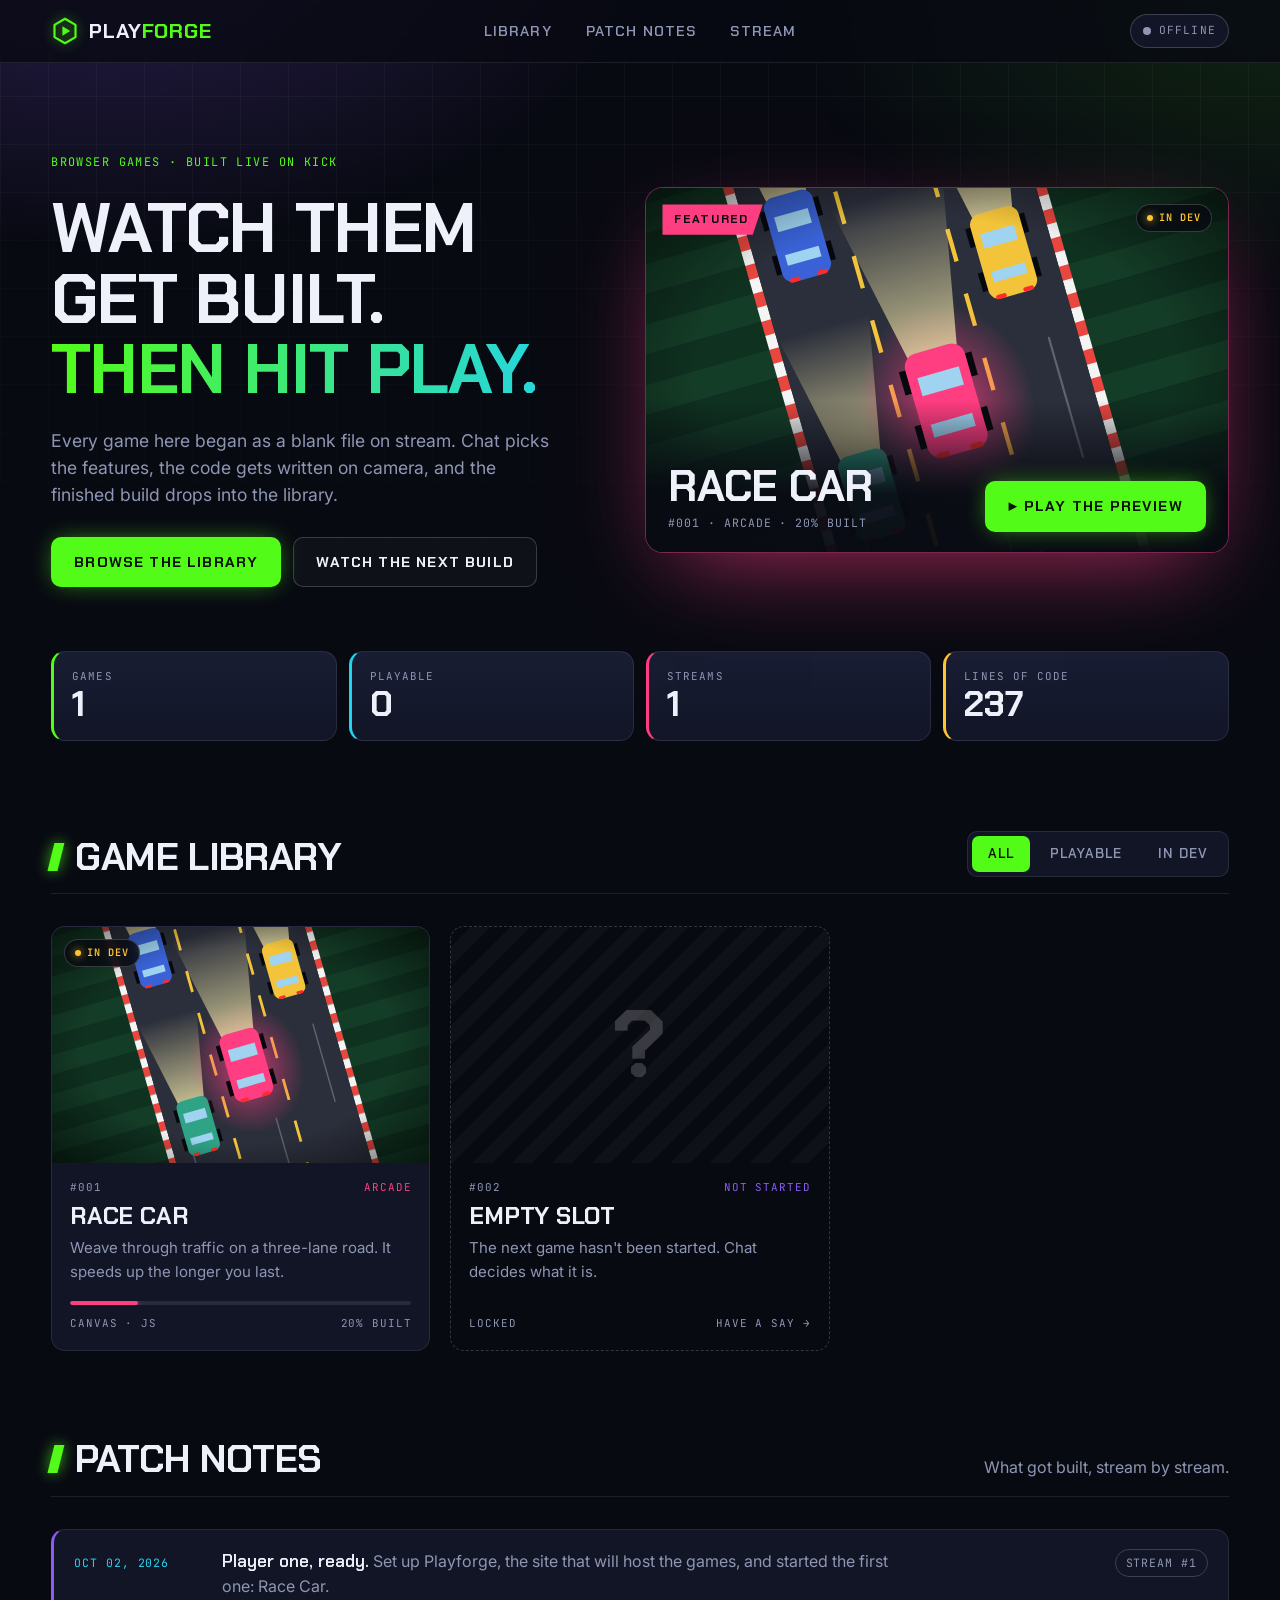
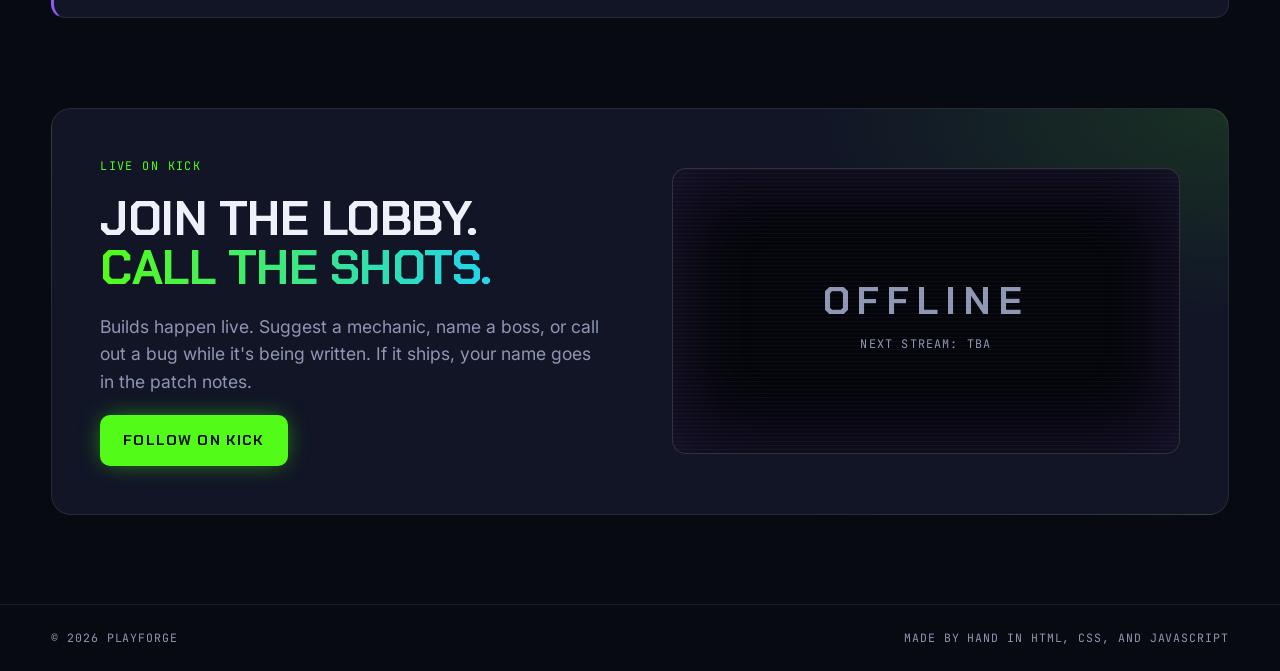
<file: index.html>
<!doctype html>
<html lang="en">
<head>
  <meta charset="utf-8">
  <meta name="viewport" content="width=device-width, initial-scale=1, viewport-fit=cover">
  <title>Playforge</title>
  <meta name="description" content="Browser games built live on Kick. Watch them get made, then play them here.">
  <meta name="theme-color" content="#080a12">
  <link rel="icon" href="data:image/svg+xml,%3Csvg xmlns='http://www.w3.org/2000/svg' viewBox='0 0 32 32'%3E%3Cpath d='M16 2l12 7v14l-12 7-12-7V9z' fill='%23080a12' stroke='%2353fc18' stroke-width='2.5'/%3E%3Cpath d='M13 10.5l9 5.5-9 5.5z' fill='%2353fc18'/%3E%3C/svg%3E">
  <link rel="preconnect" href="https://fonts.googleapis.com">
  <link rel="preconnect" href="https://fonts.gstatic.com" crossorigin>
  <link rel="stylesheet" href="https://fonts.googleapis.com/css2?family=Chakra+Petch:wght@500;600;700&family=Inter:wght@400;500;600&family=JetBrains+Mono:wght@400;600&display=swap">
  <link rel="stylesheet" href="css/style.css">
</head>
<body>
  <a class="skip" href="#games">Skip to games</a>

  <header class="topbar">
    <a href="#top" class="logo" aria-label="Playforge home">
      <svg class="logo-mark" viewBox="0 0 32 32" aria-hidden="true">
        <path d="M16 2l12 7v14l-12 7-12-7V9z" fill="none" stroke="currentColor" stroke-width="2.5" stroke-linejoin="round"/>
        <path d="M13 10.5l9 5.5-9 5.5z" fill="currentColor"/>
      </svg>
      <span>Play<b>forge</b></span>
    </a>
    <nav class="nav" aria-label="Site">
      <a href="#games">Library</a>
      <a href="#log">Patch notes</a>
      <a href="#stream">Stream</a>
    </nav>
    <a class="status" href="#stream" id="live-status">
      <span class="status-dot" aria-hidden="true"></span>
      <span class="status-text">Offline</span>
    </a>
  </header>

  <main id="top">
    <!-- HERO -->
    <section class="hero wrap">
      <div class="hero-copy">
        <p class="kicker">Browser games · built live on Kick</p>
        <h1 class="display">
          Watch them get built.
          <span class="glow-text">Then hit play.</span>
        </h1>
        <p class="lede">
          Every game here began as a blank file on stream. Chat picks the features,
          the code gets written on camera, and the finished build drops into the library.
        </p>
        <div class="hero-actions">
          <a href="#games" class="btn btn-primary">Browse the library</a>
          <a href="#stream" class="btn btn-ghost">Watch the next build</a>
        </div>
      </div>

      <!-- Featured game, filled in by js/main.js -->
      <div id="featured"></div>
    </section>

    <dl class="hud wrap" aria-label="Studio stats">
      <div><dt>Games</dt><dd id="stat-games">0</dd></div>
      <div><dt>Playable</dt><dd id="stat-playable">0</dd></div>
      <div><dt>Streams</dt><dd id="stat-streams">0</dd></div>
      <div><dt>Lines of code</dt><dd id="stat-loc">0</dd></div>
    </dl>

    <!-- LIBRARY -->
    <section id="games" class="section wrap">
      <header class="section-head">
        <h2 class="display">Game library</h2>
        <div class="filters" role="group" aria-label="Filter games">
          <button class="filter is-active" data-filter="all">All</button>
          <button class="filter" data-filter="playable">Playable</button>
          <button class="filter" data-filter="dev">In dev</button>
        </div>
      </header>
      <div id="game-grid" class="cards"></div>
    </section>

    <!-- PATCH NOTES -->
    <section id="log" class="section wrap">
      <header class="section-head">
        <h2 class="display">Patch notes</h2>
        <p class="section-note">What got built, stream by stream.</p>
      </header>
      <ol id="log-list" class="log"></ol>
    </section>

    <!-- STREAM -->
    <section id="stream" class="section wrap">
      <div class="stream">
        <div class="stream-copy">
          <p class="kicker">Live on Kick</p>
          <h2 class="display">Join the lobby. <span class="glow-text">Call the shots.</span></h2>
          <p class="lede">
            Builds happen live. Suggest a mechanic, name a boss, or call out a bug
            while it's being written. If it ships, your name goes in the patch notes.
          </p>
          <a href="https://kick.com/" target="_blank" rel="noopener" class="btn btn-primary">Follow on Kick</a>
        </div>
        <div class="screen" aria-hidden="true">
          <p class="screen-text">OFFLINE<br><span>next stream: TBA</span></p>
        </div>
      </div>
    </section>
  </main>

  <footer class="foot wrap">
    <span>© <span id="year"></span> Playforge</span>
    <span>Made by hand in HTML, CSS, and JavaScript</span>
  </footer>

  <script src="js/main.js"></script>
</body>
</html>
</file>
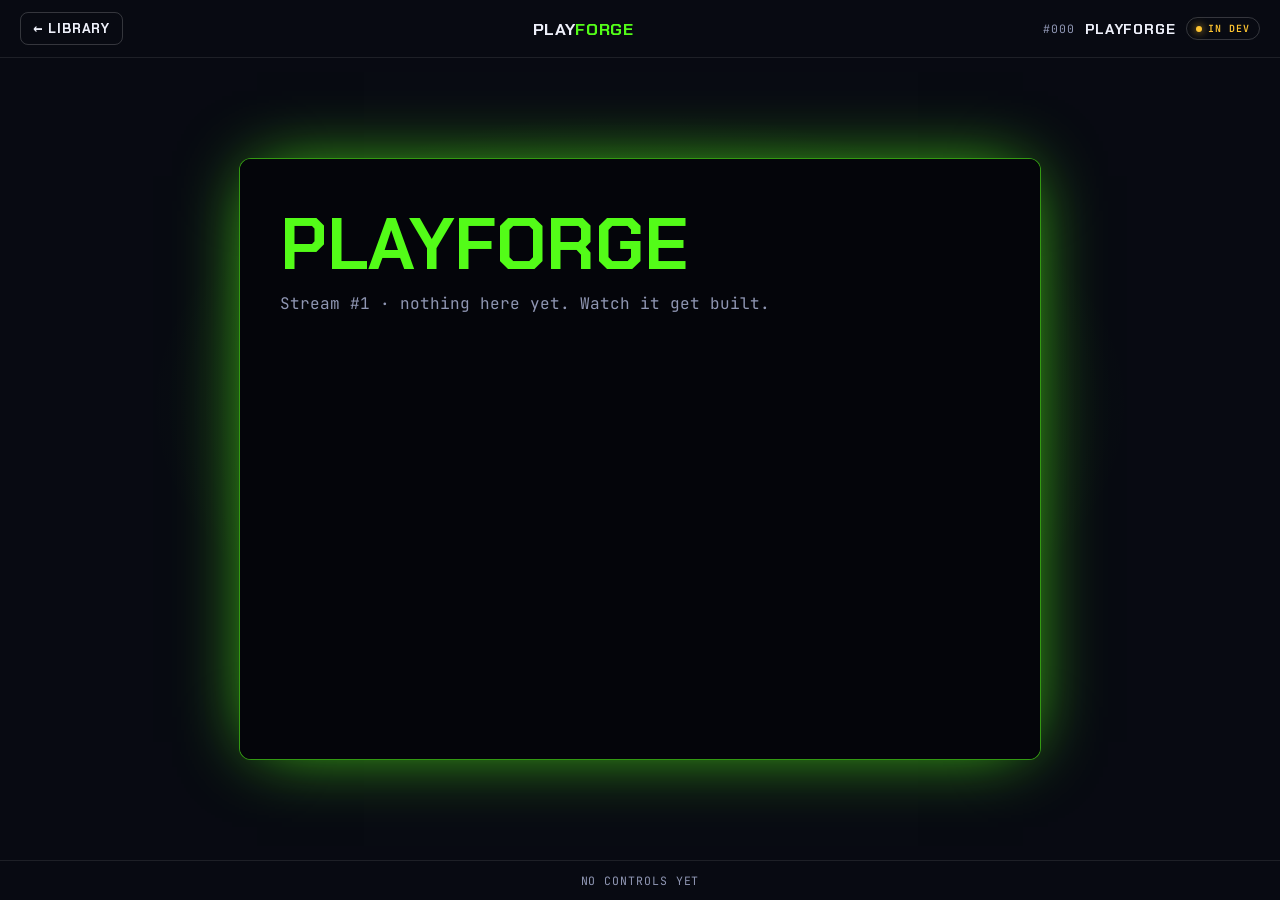
<file: games/playforge/index.html>
<!doctype html>
<html lang="en">
<head>
  <meta charset="utf-8">
  <meta name="viewport" content="width=device-width, initial-scale=1">
  <title>Playforge</title>
  <meta name="theme-color" content="#080a12">
  <link rel="stylesheet" href="https://fonts.googleapis.com/css2?family=Chakra+Petch:wght@700&family=JetBrains+Mono:wght@400;600&display=swap">
  <link rel="stylesheet" href="../../css/game.css">
</head>
<body>
  <header class="bar">
    <a class="back" href="../../index.html">← Library</a>
    <a class="logo" href="../../index.html">PLAY<b>FORGE</b></a>
    <span class="now">#000 <strong>Playforge</strong> <span class="badge dev">In dev</span></span>
  </header>
  <main class="stage">
    <canvas id="game" width="800" height="600" style="aspect-ratio: 4 / 3"></canvas>
  </main>
  <footer class="bar">
    <span class="hint">No controls yet</span>
  </footer>
  <script src="game.js"></script>
</body>
</html>
</file>
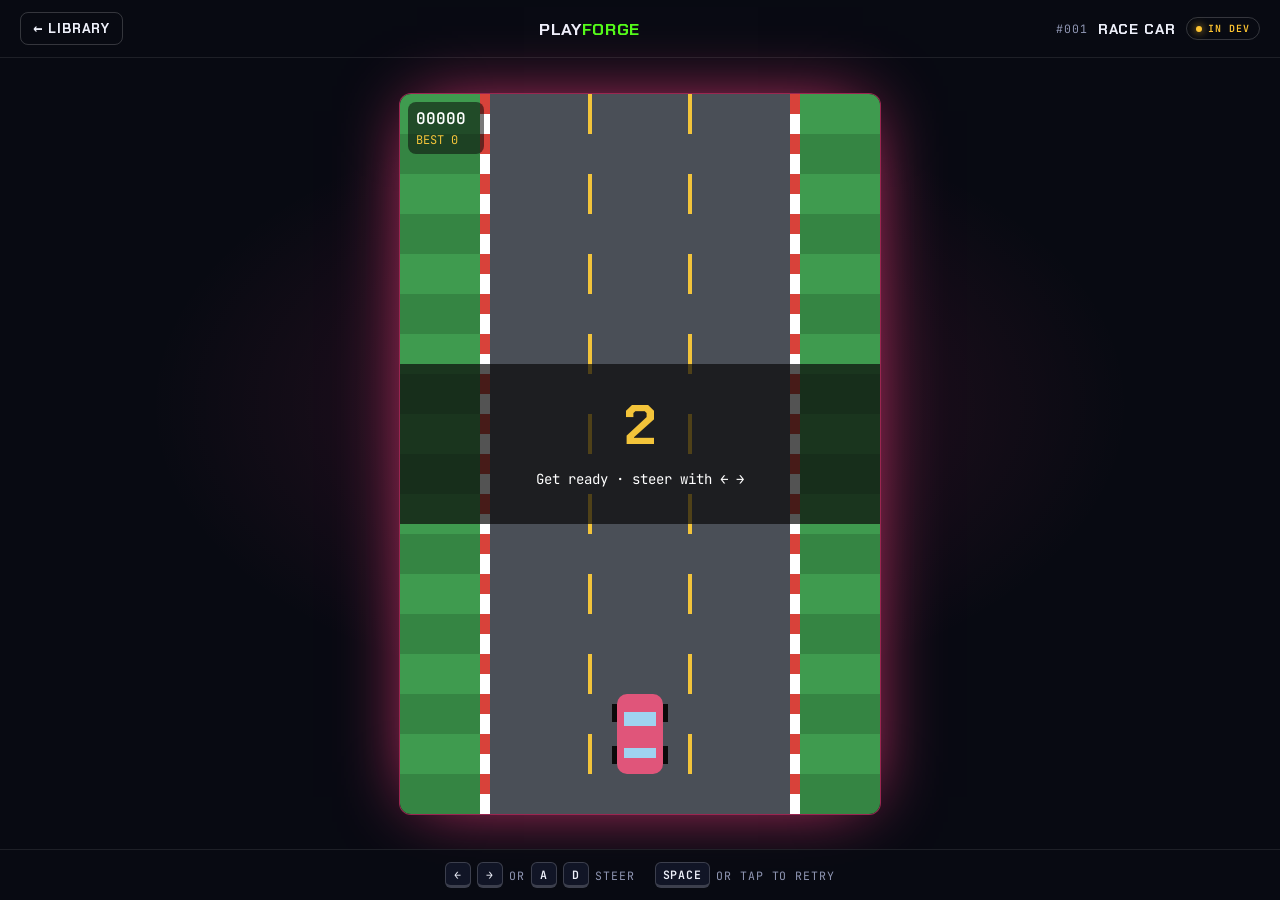
<file: games/race-car/index.html>
<!doctype html>
<html lang="en">
<head>
  <meta charset="utf-8">
  <meta name="viewport" content="width=device-width, initial-scale=1">
  <title>Race Car · Playforge</title>
  <meta name="theme-color" content="#080a12">
  <link rel="stylesheet" href="https://fonts.googleapis.com/css2?family=Chakra+Petch:wght@700&family=JetBrains+Mono:wght@400;600&display=swap">
  <link rel="stylesheet" href="../../css/game.css">
</head>
<body style="--accent: #ff3d81">
  <header class="bar">
    <a class="back" href="../../index.html">← Library</a>
    <a class="logo" href="../../index.html">PLAY<b>FORGE</b></a>
    <span class="now">#001 <strong>Race Car</strong> <span class="badge dev">In dev</span></span>
  </header>
  <main class="stage">
    <canvas id="game" width="480" height="720" style="aspect-ratio: 2 / 3"></canvas>
  </main>
  <footer class="bar">
    <span class="hint"><kbd>←</kbd><kbd>→</kbd> or <kbd>A</kbd><kbd>D</kbd> steer</span>
    <span class="hint"><kbd>Space</kbd> or tap to retry</span>
  </footer>
  <script src="game.js"></script>
</body>
</html>
</file>
<file: css/style.css>
/* ------------------------------------------------------------------
   PLAYFORGE
   A game platform: dark arena, neon accents, cover-art library.
   Kick green is the platform colour; each game brings its own
   --accent (set in JS) that lights up its card and cover.
   Single committed dark theme.
------------------------------------------------------------------- */
:root {
  color-scheme: dark;

  --bg: #080a12;
  --panel: #111526;
  --panel-2: #181d33;
  --line: rgba(255, 255, 255, 0.09);
  --line-2: rgba(255, 255, 255, 0.18);
  --text: #eef0fa;
  --muted: #8f96b3;

  --green: #53fc18;
  --pink: #ff3d81;
  --cyan: #22d3ee;
  --violet: #8b5cf6;
  --amber: #ffc531;
  --accent: var(--green);

  --font-display: "Chakra Petch", "Arial Narrow", Arial, sans-serif;
  --font-body: "Inter", "Helvetica Neue", Arial, sans-serif;
  --font-mono: "JetBrains Mono", "SF Mono", Menlo, monospace;

  --gutter: clamp(16px, 4vw, 56px);
  --max: 1280px;
  --radius: 14px;
}

*, *::before, *::after { box-sizing: border-box; }
html { scroll-behavior: smooth; scroll-padding-top: 80px; }

body {
  margin: 0;
  background: var(--bg);
  color: var(--text);
  font-family: var(--font-body);
  font-size: 1rem;
  line-height: 1.55;
  -webkit-font-smoothing: antialiased;
  overflow-x: hidden;
}
/* Arena lighting: two soft glows and a floor grid that fades out */
body::before, body::after {
  content: ""; position: fixed; inset: 0; z-index: -1; pointer-events: none;
}
body::before {
  background:
    radial-gradient(900px 520px at 8% -8%, rgba(139, 92, 246, 0.26), transparent 62%),
    radial-gradient(820px 480px at 100% 0%, rgba(83, 252, 24, 0.11), transparent 62%);
}
body::after {
  background-image:
    linear-gradient(var(--line) 1px, transparent 1px),
    linear-gradient(90deg, var(--line) 1px, transparent 1px);
  background-size: 48px 48px;
  opacity: 0.45;
  -webkit-mask-image: linear-gradient(#000, transparent 75%);
  mask-image: linear-gradient(#000, transparent 75%);
}

a { color: inherit; text-decoration: none; }
h1, h2, h3 { margin: 0; text-wrap: balance; }
p { margin: 0; }
ol, ul, dl, dd { margin: 0; padding: 0; list-style: none; }
button { font: inherit; color: inherit; }
img { display: block; max-width: 100%; }

.wrap { max-width: var(--max); margin-inline: auto; padding-inline: var(--gutter); }

.display {
  font-family: var(--font-display);
  font-weight: 700;
  line-height: 1.02;
  letter-spacing: -0.01em;
  text-transform: uppercase;
}
.glow-text {
  background: linear-gradient(90deg, var(--green), var(--cyan));
  -webkit-background-clip: text; background-clip: text;
  color: transparent;
}
.kicker {
  font-family: var(--font-mono); font-size: 0.74rem; letter-spacing: 0.12em;
  text-transform: uppercase; color: var(--green);
}
.lede { font-size: 1.1rem; color: var(--muted); max-width: 46ch; }

:focus-visible { outline: 2px solid var(--green); outline-offset: 3px; border-radius: 4px; }

.skip {
  position: absolute; left: var(--gutter); top: -100px;
  background: var(--green); color: var(--bg); padding: 8px 12px; font-weight: 600;
}
.skip:focus { top: 8px; z-index: 100; }

/* ---------------- Top bar ---------------- */
.topbar {
  position: sticky;
  top: 0;
  z-index: 20;
  display: grid;
  grid-template-columns: 1fr auto 1fr;
  align-items: center;
  gap: 24px;
  padding: calc(12px + env(safe-area-inset-top, 0px)) var(--gutter) 12px;
  background: rgba(8, 10, 18, 0.78);
  backdrop-filter: blur(14px);
  -webkit-backdrop-filter: blur(14px);
  border-bottom: 1px solid var(--line);
}
.logo {
  display: inline-flex; align-items: center; gap: 10px; justify-self: start;
  font-family: var(--font-display); font-weight: 700; font-size: 1.3rem;
  letter-spacing: 0.04em; text-transform: uppercase;
}
.logo b { color: var(--green); font-weight: 700; }
.logo-mark { width: 28px; height: 28px; color: var(--green); filter: drop-shadow(0 0 6px rgba(83, 252, 24, 0.6)); }

.nav { display: flex; gap: 6px; }
.nav a {
  font-family: var(--font-display); font-weight: 600; font-size: 0.9rem;
  letter-spacing: 0.08em; text-transform: uppercase; color: var(--muted);
  padding: 8px 14px; border-radius: 8px; transition: color 0.15s, background 0.15s;
}
.nav a:hover { color: var(--text); background: var(--panel-2); }

.status {
  justify-self: end;
  display: inline-flex; align-items: center; gap: 8px;
  font-family: var(--font-mono); font-size: 0.7rem; letter-spacing: 0.1em;
  text-transform: uppercase; color: var(--muted);
  border: 1px solid var(--line-2); padding: 7px 12px; border-radius: 999px;
  background: var(--panel);
}
.status-dot { width: 8px; height: 8px; border-radius: 50%; background: var(--muted); }
.status.is-live { color: var(--text); border-color: var(--pink); }
.status.is-live .status-dot { background: var(--pink); box-shadow: 0 0 10px var(--pink); animation: pulse 1.4s ease-in-out infinite; }

/* ---------------- Buttons ---------------- */
.btn {
  display: inline-flex; align-items: center; gap: 10px;
  padding: 13px 22px;
  font-family: var(--font-display); font-size: 0.92rem; font-weight: 700;
  letter-spacing: 0.08em; text-transform: uppercase;
  border: 1px solid transparent; border-radius: 10px;
  cursor: pointer;
  transition: transform 0.15s ease, box-shadow 0.15s ease, background 0.15s ease, border-color 0.15s ease;
}
.btn:hover { transform: translateY(-2px); }
.btn-primary { background: var(--green); color: #061003; box-shadow: 0 0 24px -6px rgba(83, 252, 24, 0.7); }
.btn-primary:hover { box-shadow: 0 0 36px -4px rgba(83, 252, 24, 0.9); }
.btn-ghost { border-color: var(--line-2); background: rgba(255, 255, 255, 0.03); }
.btn-ghost:hover { border-color: var(--text); }

/* ---------------- Hero ---------------- */
.hero {
  display: grid;
  grid-template-columns: minmax(0, 1fr) minmax(0, 1.1fr);
  gap: clamp(28px, 5vw, 72px);
  align-items: center;
  padding-block: clamp(40px, 7vw, 96px) clamp(32px, 5vw, 64px);
}
.hero-copy { display: grid; gap: 22px; justify-items: start; }
.hero h1 { font-size: clamp(2.5rem, 5.4vw, 4.6rem); }
.hero h1 span { display: block; }
.hero-actions { display: flex; flex-wrap: wrap; gap: 12px; margin-top: 6px; }

/* Featured game: the big slot */
.featured {
  position: relative; display: block;
  border-radius: calc(var(--radius) + 4px);
  border: 1px solid color-mix(in srgb, var(--accent) 45%, transparent);
  background: var(--panel);
  overflow: hidden;
  box-shadow: 0 30px 90px -30px color-mix(in srgb, var(--accent) 70%, transparent);
  transition: transform 0.25s ease, box-shadow 0.25s ease;
}
.featured:hover { transform: translateY(-4px); box-shadow: 0 36px 100px -24px color-mix(in srgb, var(--accent) 85%, transparent); }
.featured .cover { aspect-ratio: 16 / 10; }
.featured-info {
  position: absolute; inset: auto 0 0 0;
  display: flex; flex-wrap: wrap; align-items: end; justify-content: space-between; gap: 16px;
  padding: 64px 22px 20px;
  background: linear-gradient(transparent, rgba(8, 10, 18, 0.94) 62%);
}
.featured-title { font-size: clamp(1.8rem, 3.4vw, 2.8rem); }
.featured-meta { font-family: var(--font-mono); font-size: 0.72rem; letter-spacing: 0.08em; text-transform: uppercase; color: var(--muted); margin-top: 6px; }
.featured-flag {
  position: absolute; top: 16px; left: 16px;
  font-family: var(--font-display); font-weight: 700; font-size: 0.74rem; letter-spacing: 0.14em; text-transform: uppercase;
  background: var(--accent); color: #0a0a12; padding: 6px 14px 6px 12px;
  clip-path: polygon(0 0, 100% 0, calc(100% - 10px) 100%, 0 100%);
}
.featured .badge { position: absolute; top: 16px; right: 16px; }

/* Cover art: an <img>, or a generated tile when a game has none yet */
.cover { position: relative; overflow: hidden; background: var(--panel-2); }
.cover img { width: 100%; height: 100%; object-fit: cover; transition: transform 0.5s cubic-bezier(.2, .7, .2, 1); }
.cover-fallback {
  position: absolute; inset: 0; display: grid; place-items: center;
  font-family: var(--font-display); font-weight: 700; font-size: 6rem; color: rgba(255, 255, 255, 0.9);
  background:
    radial-gradient(circle at 70% 20%, color-mix(in srgb, var(--accent) 80%, transparent), transparent 60%),
    linear-gradient(135deg, var(--panel-2), #06070d);
}

/* ---------------- HUD stats ---------------- */
.hud {
  display: grid;
  grid-template-columns: repeat(4, minmax(0, 1fr));
  gap: 12px;
}
.hud > div {
  padding: 16px 18px;
  background: linear-gradient(180deg, var(--panel-2), var(--panel));
  border: 1px solid var(--line);
  border-radius: var(--radius);
  border-left: 3px solid var(--green);
}
.hud > div:nth-child(2) { border-left-color: var(--cyan); }
.hud > div:nth-child(3) { border-left-color: var(--pink); }
.hud > div:nth-child(4) { border-left-color: var(--amber); }
.hud dt { font-family: var(--font-mono); font-size: 0.68rem; letter-spacing: 0.1em; text-transform: uppercase; color: var(--muted); }
.hud dd {
  font-family: var(--font-display); font-weight: 700; font-size: 2.2rem; line-height: 1.1;
  font-variant-numeric: tabular-nums;
}

/* ---------------- Sections ---------------- */
.section { padding-block: clamp(48px, 7vw, 96px) 0; }
.section-head {
  display: flex; flex-wrap: wrap; align-items: end; justify-content: space-between;
  gap: 16px 40px; margin-bottom: clamp(20px, 3vw, 32px);
  padding-bottom: 16px; border-bottom: 1px solid var(--line);
}
.section-head h2 { font-size: clamp(1.7rem, 3.2vw, 2.4rem); }
.section-head h2::before {
  content: ""; display: inline-block; width: 10px; height: 0.72em; margin-right: 14px;
  background: var(--green); transform: skewX(-14deg); box-shadow: 0 0 14px rgba(83, 252, 24, 0.7);
}
.section-note { color: var(--muted); }

.filters { display: flex; gap: 4px; padding: 4px; background: var(--panel); border: 1px solid var(--line); border-radius: 10px; }
.filter {
  padding: 8px 16px; border: 0; border-radius: 7px; background: transparent;
  font-family: var(--font-display); font-weight: 600; font-size: 0.84rem; letter-spacing: 0.08em; text-transform: uppercase;
  color: var(--muted); cursor: pointer; transition: background 0.15s, color 0.15s;
}
.filter:hover { color: var(--text); }
.filter.is-active { background: var(--green); color: #061003; }

/* ---------------- Game cards ---------------- */
.cards {
  display: grid;
  grid-template-columns: repeat(auto-fill, minmax(min(100%, 290px), 1fr));
  gap: 20px;
}
.game {
  position: relative;
  display: grid; grid-template-rows: auto 1fr;
  background: var(--panel);
  border: 1px solid var(--line);
  border-radius: var(--radius);
  overflow: hidden;
  transition: transform 0.2s ease, border-color 0.2s ease, box-shadow 0.2s ease;
}
.game:hover {
  transform: translateY(-6px);
  border-color: var(--accent);
  box-shadow: 0 22px 60px -22px color-mix(in srgb, var(--accent) 80%, transparent);
}
.game .cover { aspect-ratio: 16 / 10; }
.game:hover .cover img { transform: scale(1.06); }
.game .badge { position: absolute; top: 12px; left: 12px; }
.game-play {
  position: absolute; inset: 0; display: grid; place-items: center;
  background: rgba(8, 10, 18, 0.55); opacity: 0; transition: opacity 0.2s;
}
.game-play span {
  font-family: var(--font-display); font-weight: 700; font-size: 0.9rem; letter-spacing: 0.1em; text-transform: uppercase;
  background: var(--accent); color: #0a0a12; padding: 11px 20px; border-radius: 10px;
  transform: translateY(8px); transition: transform 0.2s;
}
.game:hover .game-play, .game:focus-visible .game-play { opacity: 1; }
.game:hover .game-play span, .game:focus-visible .game-play span { transform: none; }

.game-body { display: grid; grid-template-rows: auto auto 1fr auto; gap: 8px; padding: 16px 18px 18px; }
.game-meta, .game-foot {
  display: flex; justify-content: space-between; gap: 12px;
  font-family: var(--font-mono); font-size: 0.68rem; letter-spacing: 0.08em; text-transform: uppercase; color: var(--muted);
}
.game-meta span:last-child { color: var(--accent); }
.game-title { font-size: 1.5rem; }
.game-desc { color: var(--muted); font-size: 0.94rem; }
.game-bar { height: 4px; margin-top: 10px; border-radius: 999px; background: var(--line); overflow: hidden; }
.game-bar span { display: block; height: 100%; width: var(--progress, 0%); border-radius: inherit; background: var(--accent); box-shadow: 0 0 10px var(--accent); }

.badge {
  display: inline-flex; align-items: center; gap: 6px; z-index: 1;
  padding: 5px 10px; border-radius: 999px;
  font-family: var(--font-mono); font-size: 0.64rem; font-weight: 600; letter-spacing: 0.1em; text-transform: uppercase;
  background: rgba(8, 10, 18, 0.82); border: 1px solid var(--line-2);
  backdrop-filter: blur(6px); -webkit-backdrop-filter: blur(6px);
}
.badge::before { content: ""; width: 6px; height: 6px; border-radius: 50%; background: currentColor; box-shadow: 0 0 8px currentColor; }
.badge.playable { color: var(--green); }
.badge.dev { color: var(--amber); }
.badge.dev::before { animation: pulse 1.6s ease-in-out infinite; }

/* the empty slot waiting for the next game */
.game.is-locked { border-style: dashed; border-color: var(--line-2); background: transparent; --accent: var(--violet); }
.game.is-locked .cover { background: repeating-linear-gradient(135deg, transparent 0 14px, rgba(255, 255, 255, 0.03) 14px 28px); }
.game.is-locked .cover-fallback { background: none; color: var(--line-2); }
.game.is-empty {
  grid-column: 1 / -1; min-height: 160px; place-items: center; text-align: center;
  color: var(--muted); border-style: dashed; padding: 24px;
}
.game.is-empty:hover { transform: none; border-color: var(--line); box-shadow: none; }

/* ---------------- Patch notes ---------------- */
.log { display: grid; gap: 12px; }
.log li {
  display: grid;
  grid-template-columns: 120px 1fr auto;
  gap: 12px 28px;
  align-items: baseline;
  padding: 18px 20px;
  background: var(--panel);
  border: 1px solid var(--line);
  border-left: 3px solid var(--violet);
  border-radius: var(--radius);
}
.log time, .log .ref { font-family: var(--font-mono); font-size: 0.72rem; letter-spacing: 0.08em; text-transform: uppercase; color: var(--muted); }
.log time { font-variant-numeric: tabular-nums; color: var(--cyan); }
.log .entry { max-width: 70ch; }
.log .entry strong { font-family: var(--font-display); font-weight: 600; font-size: 1.08rem; }
.log .entry span { color: var(--muted); }
.log .ref { white-space: nowrap; border: 1px solid var(--line-2); border-radius: 999px; padding: 4px 10px; }

/* ---------------- Stream ---------------- */
.stream {
  display: grid;
  grid-template-columns: minmax(0, 1fr) minmax(280px, 1fr);
  gap: clamp(28px, 5vw, 72px);
  align-items: center;
  padding: clamp(24px, 4vw, 48px);
  border: 1px solid var(--line);
  border-radius: calc(var(--radius) + 6px);
  background:
    radial-gradient(600px 300px at 100% 0%, rgba(83, 252, 24, 0.12), transparent 70%),
    var(--panel);
}
.stream-copy { display: grid; gap: 20px; justify-items: start; }
.stream-copy h2 { font-size: clamp(1.9rem, 3.8vw, 3rem); }
.stream-copy h2 span { display: block; }
.screen {
  position: relative;
  aspect-ratio: 16 / 9;
  display: grid; place-items: center;
  border: 1px solid var(--line-2);
  border-radius: var(--radius);
  background: #04050a;
  overflow: hidden;
  box-shadow: inset 0 0 80px rgba(139, 92, 246, 0.18);
}
/* scanlines */
.screen::after {
  content: ""; position: absolute; inset: 0; pointer-events: none;
  background: repeating-linear-gradient(0deg, transparent 0 3px, rgba(255, 255, 255, 0.035) 3px 4px);
}
.screen-text {
  text-align: center; line-height: 1.7;
  font-family: var(--font-display); font-weight: 700; font-size: clamp(1.6rem, 3vw, 2.4rem); letter-spacing: 0.2em;
  color: var(--muted);
}
.screen-text span { display: block; font-family: var(--font-mono); font-weight: 400; font-size: 0.74rem; letter-spacing: 0.1em; text-transform: uppercase; }
.screen.is-live { border-color: var(--pink); box-shadow: 0 0 50px -10px var(--pink), inset 0 0 80px rgba(255, 61, 129, 0.2); }
.screen.is-live .screen-text { color: var(--pink); text-shadow: 0 0 24px var(--pink); }

/* ---------------- Footer ---------------- */
.foot {
  display: flex; flex-wrap: wrap; justify-content: space-between; gap: 12px;
  margin-top: clamp(48px, 7vw, 96px);
  padding-block: 24px calc(24px + env(safe-area-inset-bottom, 0px));
  border-top: 1px solid var(--line);
  font-family: var(--font-mono); font-size: 0.72rem; letter-spacing: 0.08em; text-transform: uppercase;
  color: var(--muted);
}

/* ---------------- Motion ---------------- */
@keyframes pulse { 0%, 100% { opacity: 1; } 50% { opacity: 0.3; } }
@media (prefers-reduced-motion: reduce) {
  html { scroll-behavior: auto; }
  *, *::before, *::after { animation: none !important; transition: none !important; }
}

/* ---------------- Responsive ---------------- */
@media (max-width: 900px) {
  .topbar { grid-template-columns: 1fr auto; }
  .nav { display: none; }
  .hero { grid-template-columns: 1fr; }
  .hud { grid-template-columns: repeat(2, 1fr); }
  .stream { grid-template-columns: 1fr; }
  .log li { grid-template-columns: 1fr; gap: 8px; }
  .log .ref { justify-self: start; }
}
</file>
<file: css/game.css>
/* ------------------------------------------------------------------
   PLAYFORGE – game frame
   Shared chrome for every game page: top bar, stage, controls bar.
   Link it from games/<name>/index.html and the game sits inside the
   same platform as the library. Set --accent on <body> per game.
------------------------------------------------------------------- */
:root {
  color-scheme: dark;
  --bg: #080a12;
  --panel: #111526;
  --line: rgba(255, 255, 255, 0.09);
  --line-2: rgba(255, 255, 255, 0.18);
  --text: #eef0fa;
  --muted: #8f96b3;
  --green: #53fc18;
  --amber: #ffc531;
  --accent: var(--green);
  --font-display: "Chakra Petch", "Arial Narrow", Arial, sans-serif;
  --font-mono: "JetBrains Mono", "SF Mono", Menlo, monospace;
}

* { box-sizing: border-box; }
html, body { height: 100%; }
body {
  margin: 0;
  display: grid; grid-template-rows: auto 1fr auto;
  background:
    radial-gradient(700px 420px at 50% 45%, color-mix(in srgb, var(--accent) 16%, transparent), transparent 70%),
    var(--bg);
  color: var(--text);
  font-family: var(--font-mono);
  -webkit-font-smoothing: antialiased;
}
a { color: inherit; text-decoration: none; }
:focus-visible { outline: 2px solid var(--green); outline-offset: 3px; border-radius: 4px; }

.bar {
  display: flex; flex-wrap: wrap; gap: 8px 20px; justify-content: space-between; align-items: center;
  padding: 12px 20px;
  background: rgba(8, 10, 18, 0.8);
  font-size: 0.72rem; text-transform: uppercase; letter-spacing: 0.08em; color: var(--muted);
}
header.bar { border-bottom: 1px solid var(--line); }
footer.bar { border-top: 1px solid var(--line); justify-content: center; }

.back {
  font-family: var(--font-display); font-weight: 700; font-size: 0.84rem; color: var(--text);
  padding: 7px 12px; border: 1px solid var(--line-2); border-radius: 8px;
  transition: border-color 0.15s, color 0.15s;
}
.back:hover { border-color: var(--green); color: var(--green); }

.logo { font-family: var(--font-display); font-weight: 700; font-size: 1.05rem; letter-spacing: 0.04em; color: var(--text); }
.logo b { color: var(--green); font-weight: 700; }

.now { display: inline-flex; align-items: center; gap: 10px; }
.now strong { font-family: var(--font-display); font-weight: 700; font-size: 0.9rem; color: var(--text); }
.badge {
  display: inline-flex; align-items: center; gap: 6px;
  padding: 4px 9px; border-radius: 999px; border: 1px solid var(--line-2);
  font-size: 0.62rem; font-weight: 600; letter-spacing: 0.1em;
}
.badge::before { content: ""; width: 6px; height: 6px; border-radius: 50%; background: currentColor; box-shadow: 0 0 8px currentColor; }
.badge.playable { color: var(--green); }
.badge.dev { color: var(--amber); }

.stage { display: grid; place-items: center; padding: 20px; min-height: 0; }
.stage canvas {
  max-width: 100%; max-height: 100%;
  border: 1px solid color-mix(in srgb, var(--accent) 60%, transparent);
  border-radius: 12px;
  background: #04050a;
  box-shadow: 0 0 70px -18px var(--accent);
  touch-action: none;
}

.hint { display: inline-flex; align-items: center; gap: 6px; }
kbd {
  display: inline-grid; place-items: center; min-width: 26px; height: 26px; padding: 0 7px;
  font: 600 0.72rem var(--font-mono); color: var(--text);
  background: var(--panel); border: 1px solid var(--line-2); border-bottom-width: 3px; border-radius: 6px;
}

@media (max-width: 600px) {
  .logo { display: none; }
}
</file>
